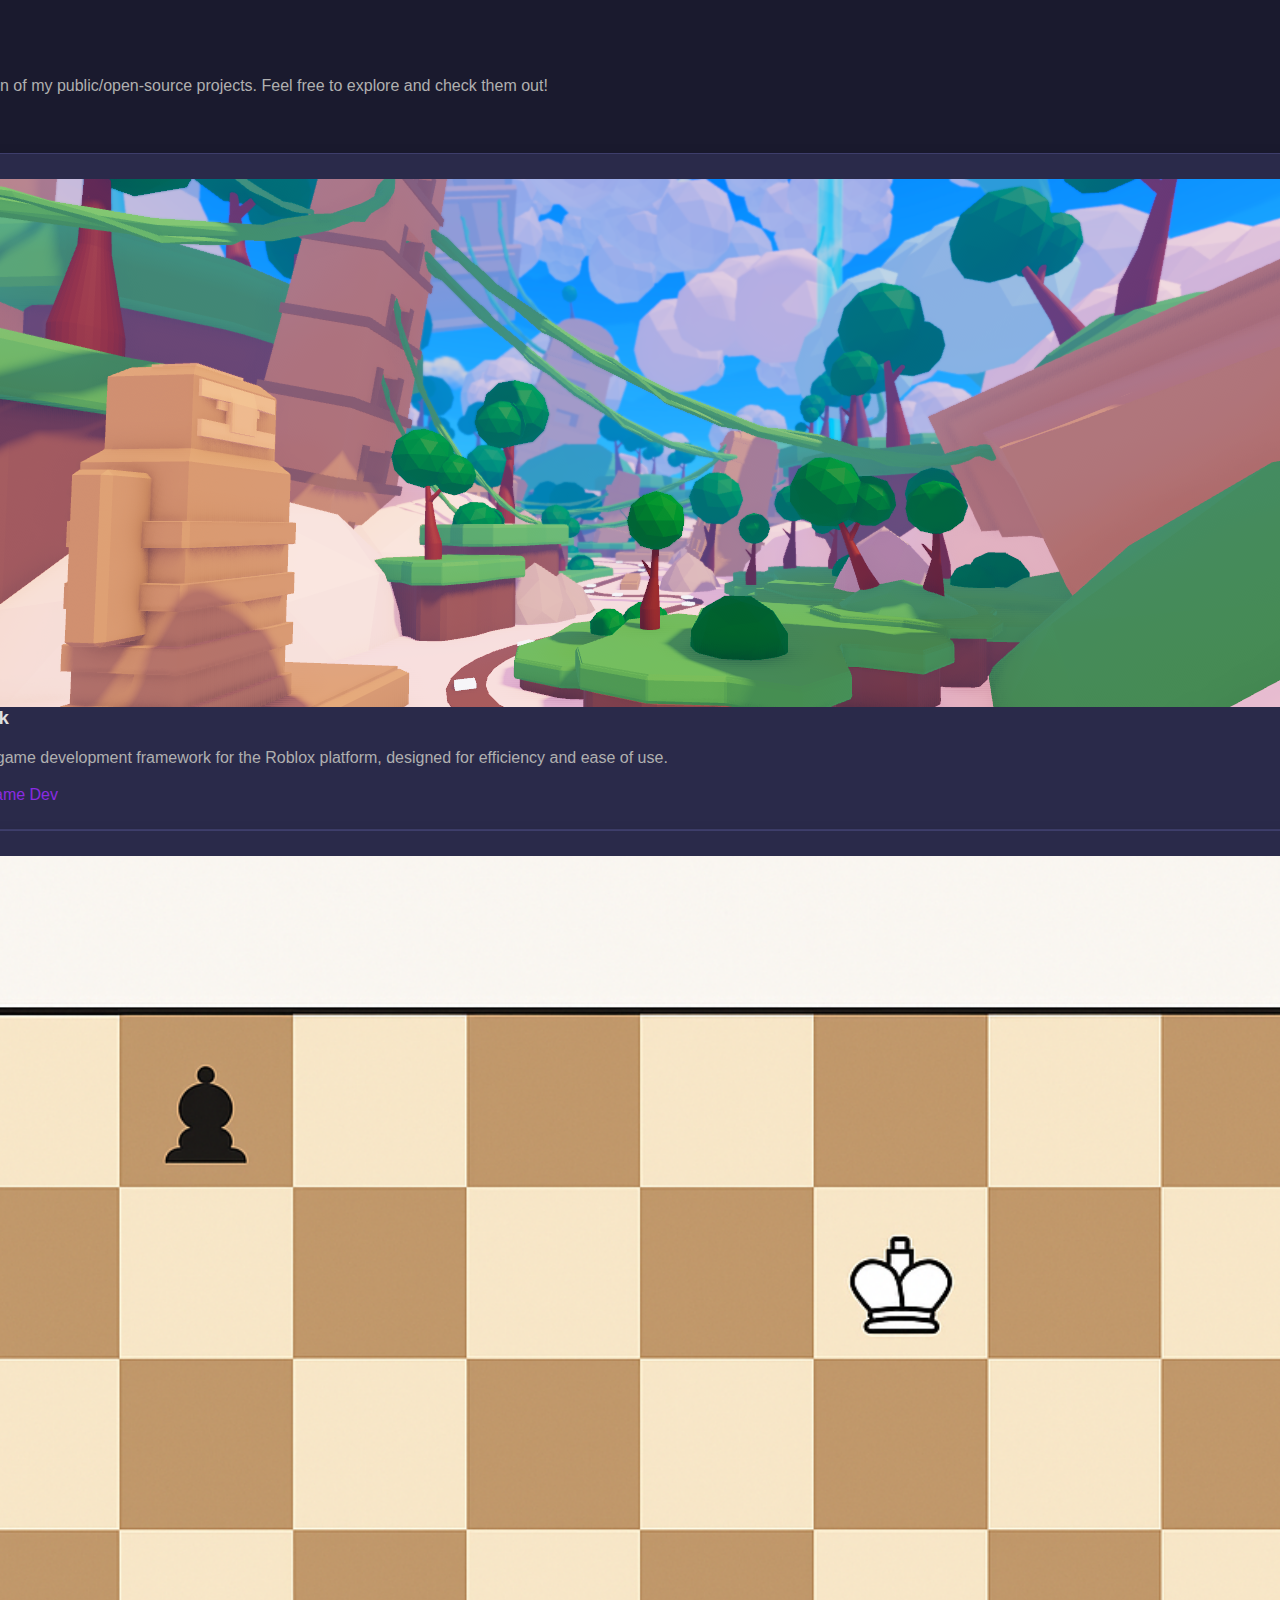
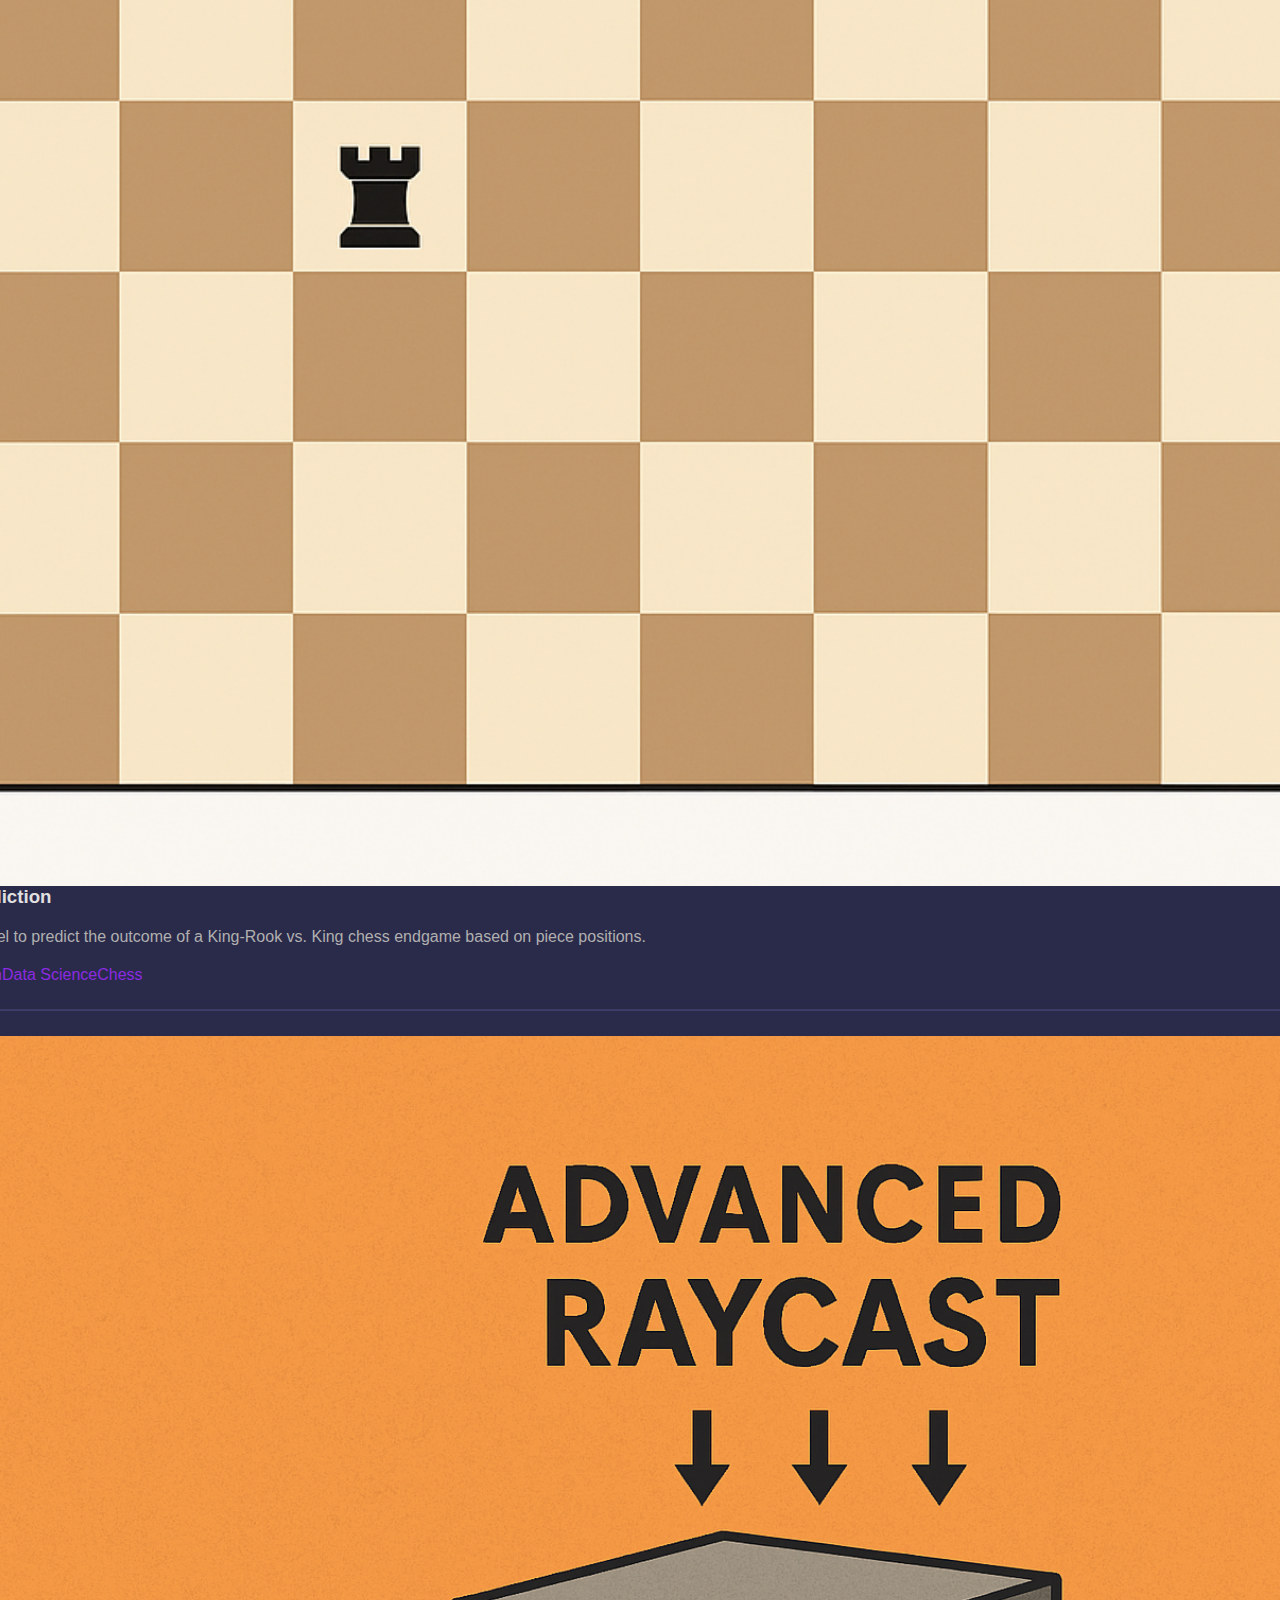
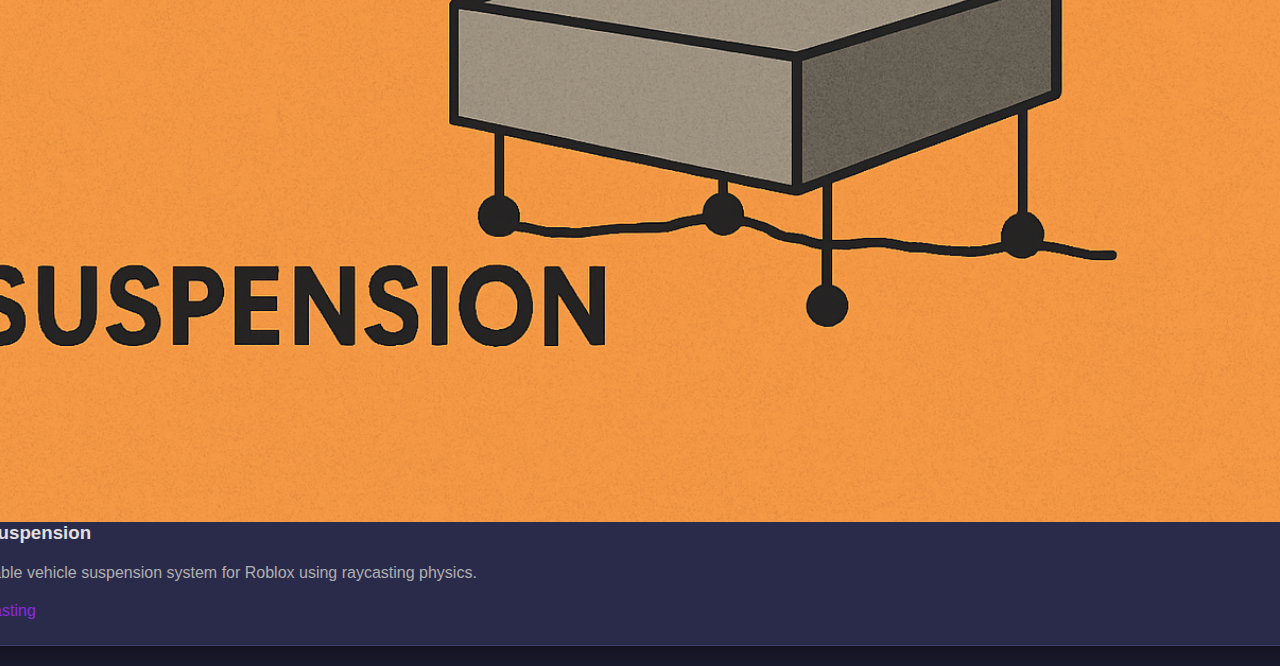
<file: projects.html>
<!DOCTYPE html>
<html lang="en">
<head>
    <meta charset="UTF-8">
    <meta name="viewport" content="width=device-width, initial-scale=1.0">
    <title>My Projects</title>
    <link rel="stylesheet" href="styles/style.css">
    <link rel="preconnect" href="https://fonts.googleapis.com">
    <link rel="preconnect" href="https://fonts.gstatic.com" crossorigin>
    <link href="https://fonts.googleapis.com/css2?family=Roboto+Mono:ital,wght@0,100..700;1,100..700&display=swap" rel="stylesheet">
    <link rel="stylesheet" href="https://cdnjs.cloudflare.com/ajax/libs/font-awesome/6.5.2/css/all.min.css" integrity="sha512-SnH5WK+bZxgPHs44uWIX+LLJAJ9/2PkPKZ5QiAj6Ta86w+fsb2TkcmfRyVX3pBnMFcV7oQPJkl9QevSCWr3W6A==" crossorigin="anonymous" referrerpolicy="no-referrer" />
</head>
<body>

    <div class="page-container">
        <header class="page-header">
            <h1>My Projects</h1>
            <p>Here you can find a collection of my public/open-source projects. Feel free to explore and check them out!</p>
            <a href="index.html" class="btn btn-primary"><i class="fa-solid fa-arrow-left"></i> Back to Home</a>
        </header>

        <main class="projects-grid-display">
            <a href="https://github.com/Arctxrus/Roblox-Aniverse-Framework" target="_blank" class="project-card-link" id="project-aniverse">
                <div class="card project-card">
                    <img src="assets/aniverse.png" alt="Aniverse Framework Project Image">
                    <div class="project-card-content">
                        <h3>Aniverse Framework</h3>
                        <p>A modular and scalable game development framework for the Roblox platform, designed for efficiency and ease of use.</p>
                        <div class="info-tags">
                            <span>Roblox</span><span>Lua</span><span>Framework</span><span>Game Dev</span>
                        </div>
                    </div>
                </div>
            </a>

            <a href="https://github.com/Arctxrus/KRK-endgame-multiclass-prediction" target="_blank" class="project-card-link" id="project-krk">
                 <div class="card project-card">
                    <img src="assets/KRKChessOutcomes.png" alt="KRK Chess Endgame Prediction Project Image">
                     <div class="project-card-content">
                        <h3>KRK Endgame Prediction</h3>
                        <p>A machine learning model to predict the outcome of a King-Rook vs. King chess endgame based on piece positions.</p>
                         <div class="info-tags">
                            <span>Machine Learning</span><span>Python</span><span>Data Science</span><span>Chess</span>
                        </div>
                     </div>
                </div>
            </a>

            <a href="https://github.com/Arctxrus/Roblox-Dynamic-Suspension" target="_blank" class="project-card-link" id="project-suspension">
                <div class="card project-card">
                   <img src="assets/RaycastSuspension.png" alt="Roblox Dynamic Suspension Project Image">
                    <div class="project-card-content">
                       <h3>Dynamic Raycast Suspension</h3>
                       <p>A realistic and customizable vehicle suspension system for Roblox using raycasting physics.</p>
                        <div class="info-tags">
                           <span>Roblox</span><span>Lua</span><span>Physics</span><span>Raycasting</span>
                       </div>
                    </div>
               </div>
           </a>
        </main>
    </div>
    
</body>
</html>
</file>
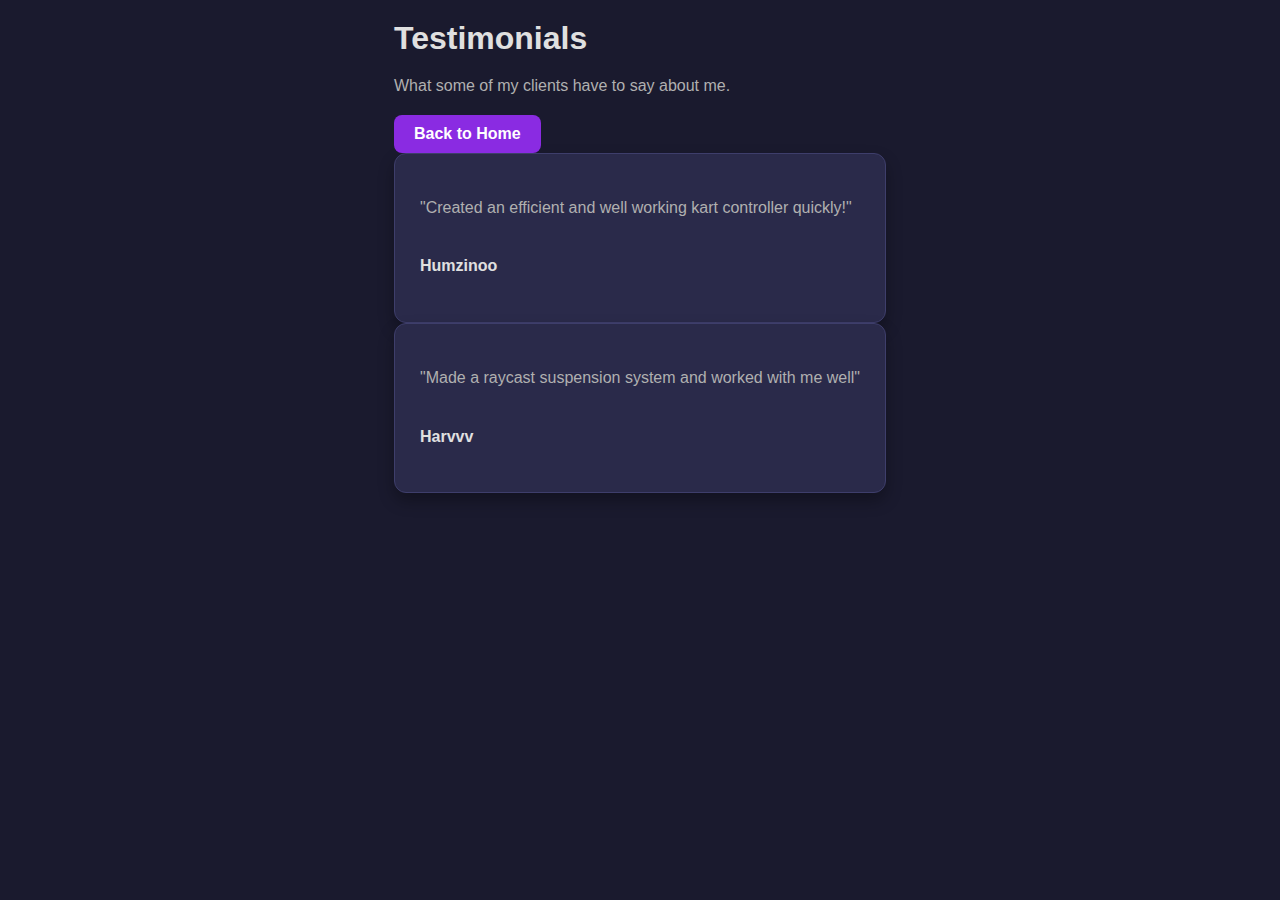
<file: testimonials.html>
<!DOCTYPE html>
<html lang="en">
<head>
    <meta charset="UTF-8">
    <meta name="viewport" content="width=device-width, initial-scale=1.0">
    <title>Testimonials - Arctxrus</title>
    <link rel="stylesheet" href="styles/style.css">
    <link rel="preconnect" href="https://fonts.googleapis.com">
    <link rel="preconnect" href="https://fonts.gstatic.com" crossorigin>
    <link href="https://fonts.googleapis.com/css2?family=Roboto+Mono:ital,wght@0,100..700;1,100..700&display=swap" rel="stylesheet">
    <link rel="stylesheet" href="https://cdnjs.cloudflare.com/ajax/libs/font-awesome/6.5.2/css/all.min.css" integrity="sha512-SnH5WK+bZxgPHs44uWIX+LLJAJ9/2PkPKZ5QiAj6Ta86w+fsb2TkcmfRyVX3pBnMFcV7oQPJkl9QevSCWr3W6A==" crossorigin="anonymous" referrerpolicy="no-referrer" />
</head>
<body>
    <div class="page-container">
        <header class="page-header">
            <h1>Testimonials</h1>
            <p>What some of my clients have to say about me.</p>
            <a href="index.html" class="btn btn-primary"><i class="fa-solid fa-arrow-left"></i> Back to Home</a>
        </header>

        <main class="testimonials-grid-display">
            <div class="card testimonial-card-item">
                <div class="stars">
                    <i class="fa-solid fa-star"></i><i class="fa-solid fa-star"></i><i class="fa-solid fa-star"></i><i class="fa-solid fa-star"></i><i class="fa-solid fa-star"></i>
                </div>
                <p class="quote">"Created an efficient and well working kart controller quickly!"</p>
                <h4>Humzinoo</h4>
            </div>

            <div class="card testimonial-card-item">
                <div class="stars">
                    <i class="fa-solid fa-star"></i><i class="fa-solid fa-star"></i><i class="fa-solid fa-star"></i><i class="fa-solid fa-star"></i><i class="fa-solid fa-star"></i>
                </div>
                <p class="quote">"Made a raycast suspension system and worked with me well"</p>
                <h4>Harvvv</h4>
            </div>
        </main>
    </div>
</body>
</html>
</file>
<file: styles/style.css>
/* Variables for easy customization */
:root {
    --bg-color: #1a1a2e; /* Dark background */
    --card-bg: #2a2a4a; /* Card background */
    --text-color: #e0e0e0; /* Light text */
    --secondary-text-color: #b0b0b0; /* Slightly dimmer text */
    --accent-color: #8a2be2; /* Violet/Purple accent */
    --accent-light: #9b5be9; /* Lighter accent for hover */
    --border-color: #3e3e6b; /* Card border */
    --shadow-color: rgba(0, 0, 0, 0.3); /* Card shadow */
}

body {
    font-family: 'Inter', sans-serif; /* Using Inter, but falls back to generic sans-serif */
    background-color: var(--bg-color);
    color: var(--text-color);
    margin: 0;
    padding: 20px;
    display: flex;
    justify-content: center;
    align-items: flex-start; /* Align cards to the top */
    min-height: 100vh;
    box-sizing: border-box;
}

.container {
    display: grid;
    grid-template-columns: repeat(3, 1fr); /* Three columns */
    gap: 20px;
    max-width: 1200px; /* Max width for the entire layout */
    width: 100%;
}

.card {
    background-color: var(--card-bg);
    border-radius: 12px;
    padding: 25px;
    border: 1px solid var(--border-color);
    box-shadow: 0 8px 16px var(--shadow-color);
    display: flex;
    flex-direction: column;
}

/* Specific Card Layouts */
.profile-card {
    grid-column: 1 / 2; /* Spans 1st column */
    grid-row: 1 / 2; /* Stays in 1st row */
}

.services-card {
    grid-column: 1 / 2; /* Spans 1st column */
    grid-row: 2 / 3; /* Below profile card */
}

.projects-summary-card {
    grid-column: 1 / 2; /* Spans 1st column */
    grid-row: 3 / 4; /* Below services card */
}

.skills-card {
    grid-column: 2 / 3; /* Spans 2nd column */
    grid-row: 1 / 2; /* Top of 2nd column */
}

.stats-contact-card {
    grid-column: 2 / 3; /* Spans 2nd column */
    grid-row: 2 / 4; /* Stretches from 2nd to 3rd row in 2nd column */
    justify-content: space-between; /* Push contact to bottom */
}

.work-process-card {
    grid-column: 3 / 4; /* Spans 3rd column */
    grid-row: 1 / 4; /* Stretches full height of 3rd column */
}


/* General Styling */
h1, h2, h3 {
    color: var(--text-color);
    margin-top: 0;
    margin-bottom: 15px;
}

h2 .fas, h3 .fas { /* For icons next to headings */
    margin-right: 10px;
    color: var(--accent-color);
}

p {
    line-height: 1.6;
    color: var(--secondary-text-color);
}

a {
    color: var(--accent-color);
    text-decoration: none;
}

a:hover {
    text-decoration: underline;
}

/* Profile Card Specifics */
.profile-header {
    display: flex;
    align-items: center;
    margin-bottom: 20px;
}

.profile-pic {
    width: 80px;
    height: 80px;
    border-radius: 50%;
    border: 3px solid var(--accent-color);
    margin-right: 15px;
    object-fit: cover;
}

.profile-text .available-status {
    background-color: var(--accent-color);
    color: white;
    padding: 3px 8px;
    border-radius: 5px;
    font-size: 0.8em;
    display: inline-block;
    margin-bottom: 5px;
}

.profile-details p {
    margin-bottom: 8px;
    font-size: 0.95em;
}
.profile-details .fas {
    margin-right: 8px;
    color: var(--accent-color);
}

.profile-actions {
    margin-top: auto; /* Push buttons to bottom if card grows */
    display: flex;
    gap: 10px;
}

.btn {
    display: inline-flex; /* Use flex to align icon and text */
    align-items: center;
    justify-content: center;
    padding: 10px 20px;
    border-radius: 8px;
    text-decoration: none;
    font-weight: 600;
    transition: background-color 0.3s ease, transform 0.2s ease;
    border: none;
    cursor: pointer;
    font-size: 1em;
}

.btn .fab {
    margin-right: 8px;
}

.btn-primary {
    background-color: var(--accent-color);
    color: white;
}

.btn-primary:hover {
    background-color: var(--accent-light);
    transform: translateY(-2px);
}

.btn-secondary {
    background-color: transparent;
    color: var(--accent-color);
    border: 1px solid var(--accent-color);
}

.btn-secondary:hover {
    background-color: var(--accent-color);
    color: white;
    transform: translateY(-2px);
}

/* Skills and Services Grid */
.skills-grid, .services-grid {
    display: flex;
    flex-wrap: wrap;
    gap: 10px;
}

.skill-item, .service-item {
    background-color: var(--border-color);
    color: var(--text-color);
    padding: 8px 15px;
    border-radius: 20px;
    font-size: 0.9em;
}

/* Stats Grid */
.stats-grid {
    display: grid;
    grid-template-columns: repeat(3, 1fr);
    gap: 15px;
    text-align: center;
    margin-bottom: 30px;
    padding-bottom: 20px;
    border-bottom: 1px solid var(--border-color);
}

.stat-number {
    font-size: 2.2em;
    font-weight: 700;
    color: var(--accent-color);
    margin-bottom: 5px;
}

.stat-label {
    font-size: 0.9em;
    color: var(--secondary-text-color);
}

/* Work Process List */
.process-list {
    list-style: none;
    padding: 0;
    margin: 0;
}

.process-list li {
    display: flex;
    align-items: flex-start;
    margin-bottom: 20px;
    position: relative;
}

.process-step-number {
    background-color: var(--accent-color);
    color: white;
    border-radius: 50%;
    width: 28px;
    height: 28px;
    min-width: 28px; /* Ensure it stays round */
    display: flex;
    justify-content: center;
    align-items: center;
    font-weight: 700;
    font-size: 0.85em;
    margin-right: 15px;
    flex-shrink: 0; /* Prevent number from shrinking */
}

.process-step-title {
    font-weight: 600;
    color: var(--text-color);
    margin-bottom: 5px;
    font-size: 1.1em;
}

.process-step-description {
    font-size: 0.9em;
    color: var(--secondary-text-color);
    margin: 0;
}

/* Testimonials */
.testimonials {
    margin-top: 20px;
}
.testimonials p {
    font-style: italic;
    margin-bottom: 10px;
    border-left: 3px solid var(--accent-color);
    padding-left: 10px;
}

/* Projects Summary Card */
.projects-summary-card p {
    margin-bottom: 20px;
}

/* Media Queries for Responsiveness */
@media (max-width: 992px) {
    .container {
        grid-template-columns: repeat(2, 1fr); /* Two columns on medium screens */
    }
    .work-process-card {
        grid-column: 1 / 3; /* Spans both columns */
        grid-row: auto; /* Allow auto placement */
    }
    .stats-contact-card {
        grid-row: auto;
    }
}

@media (max-width: 768px) {
    .container {
        grid-template-columns: 1fr; /* Single column on small screens */
    }
    .profile-card, .services-card, .projects-summary-card,
    .skills-card, .stats-contact-card, .work-process-card {
        grid-column: 1 / 2; /* All span full width */
        grid-row: auto; /* Auto placement */
    }
    body {
        padding: 15px;
    }
    .card {
        padding: 20px;
    }
}
</file>
